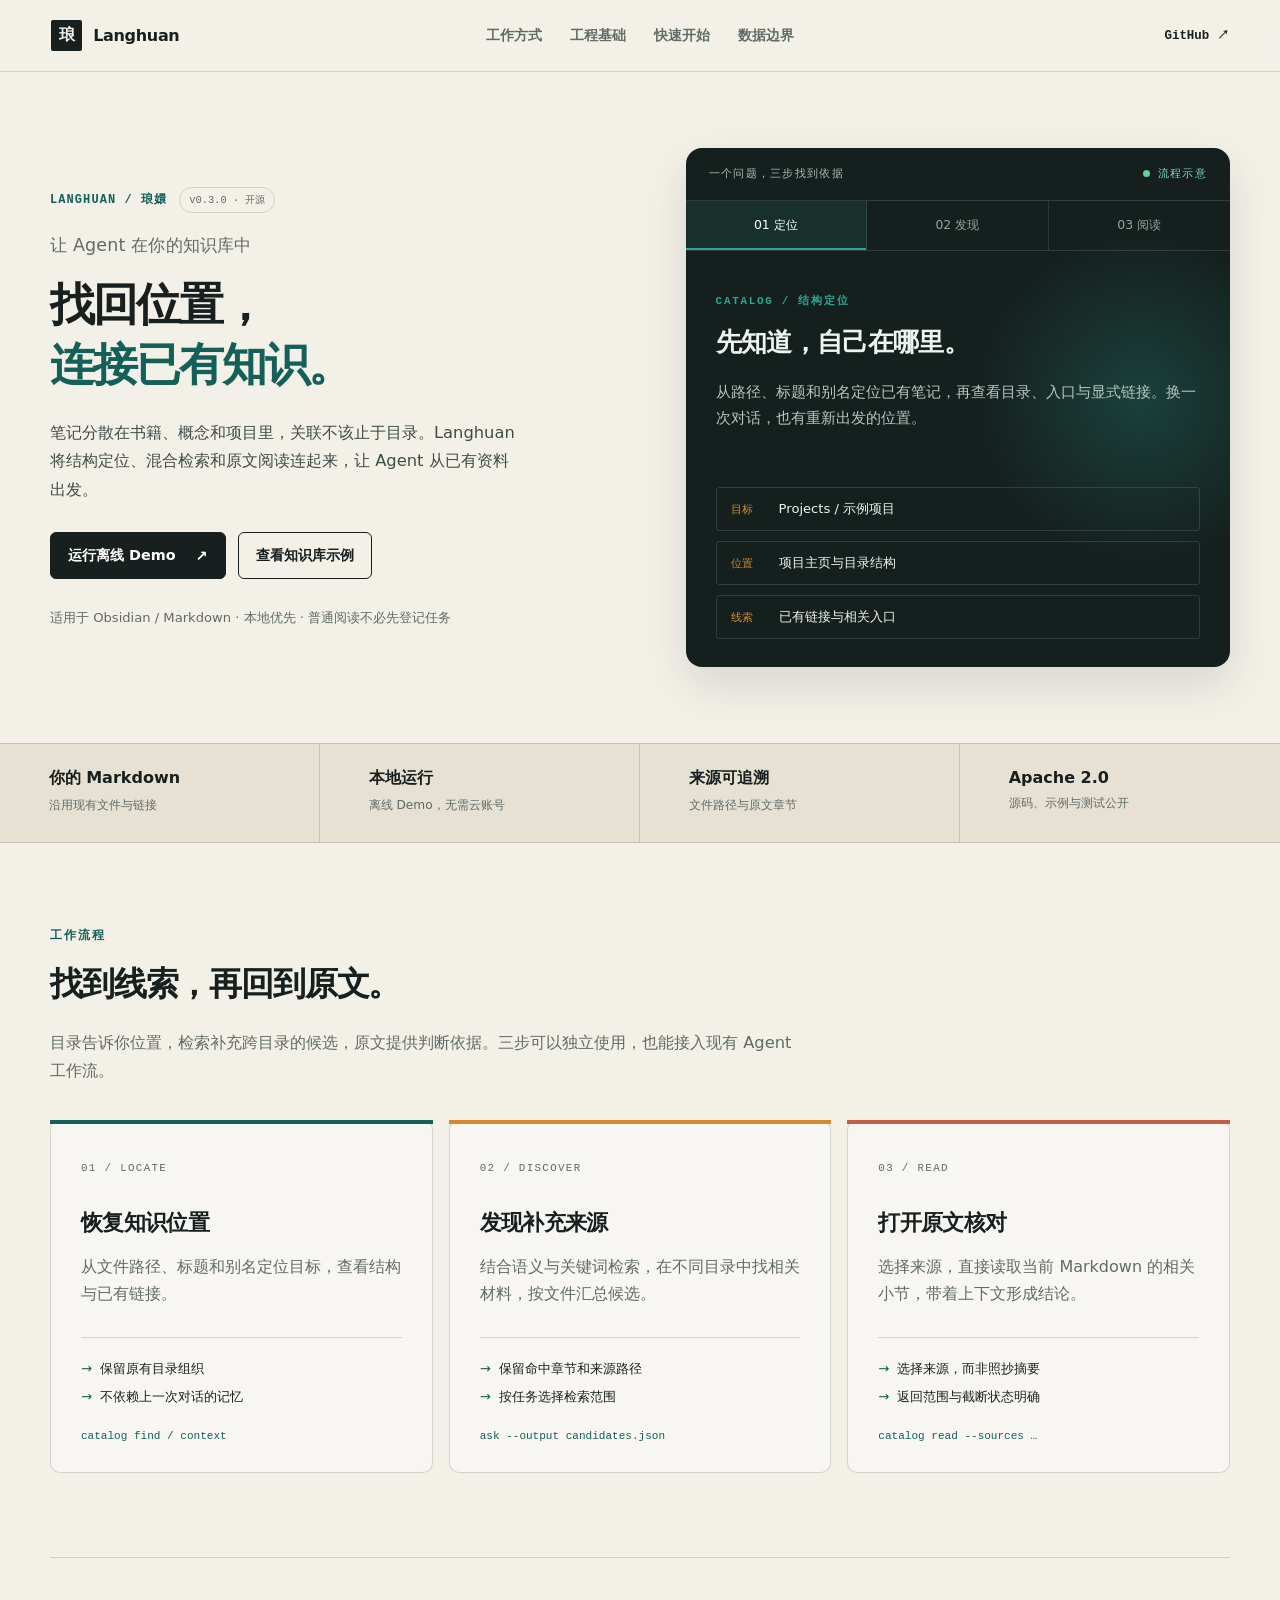
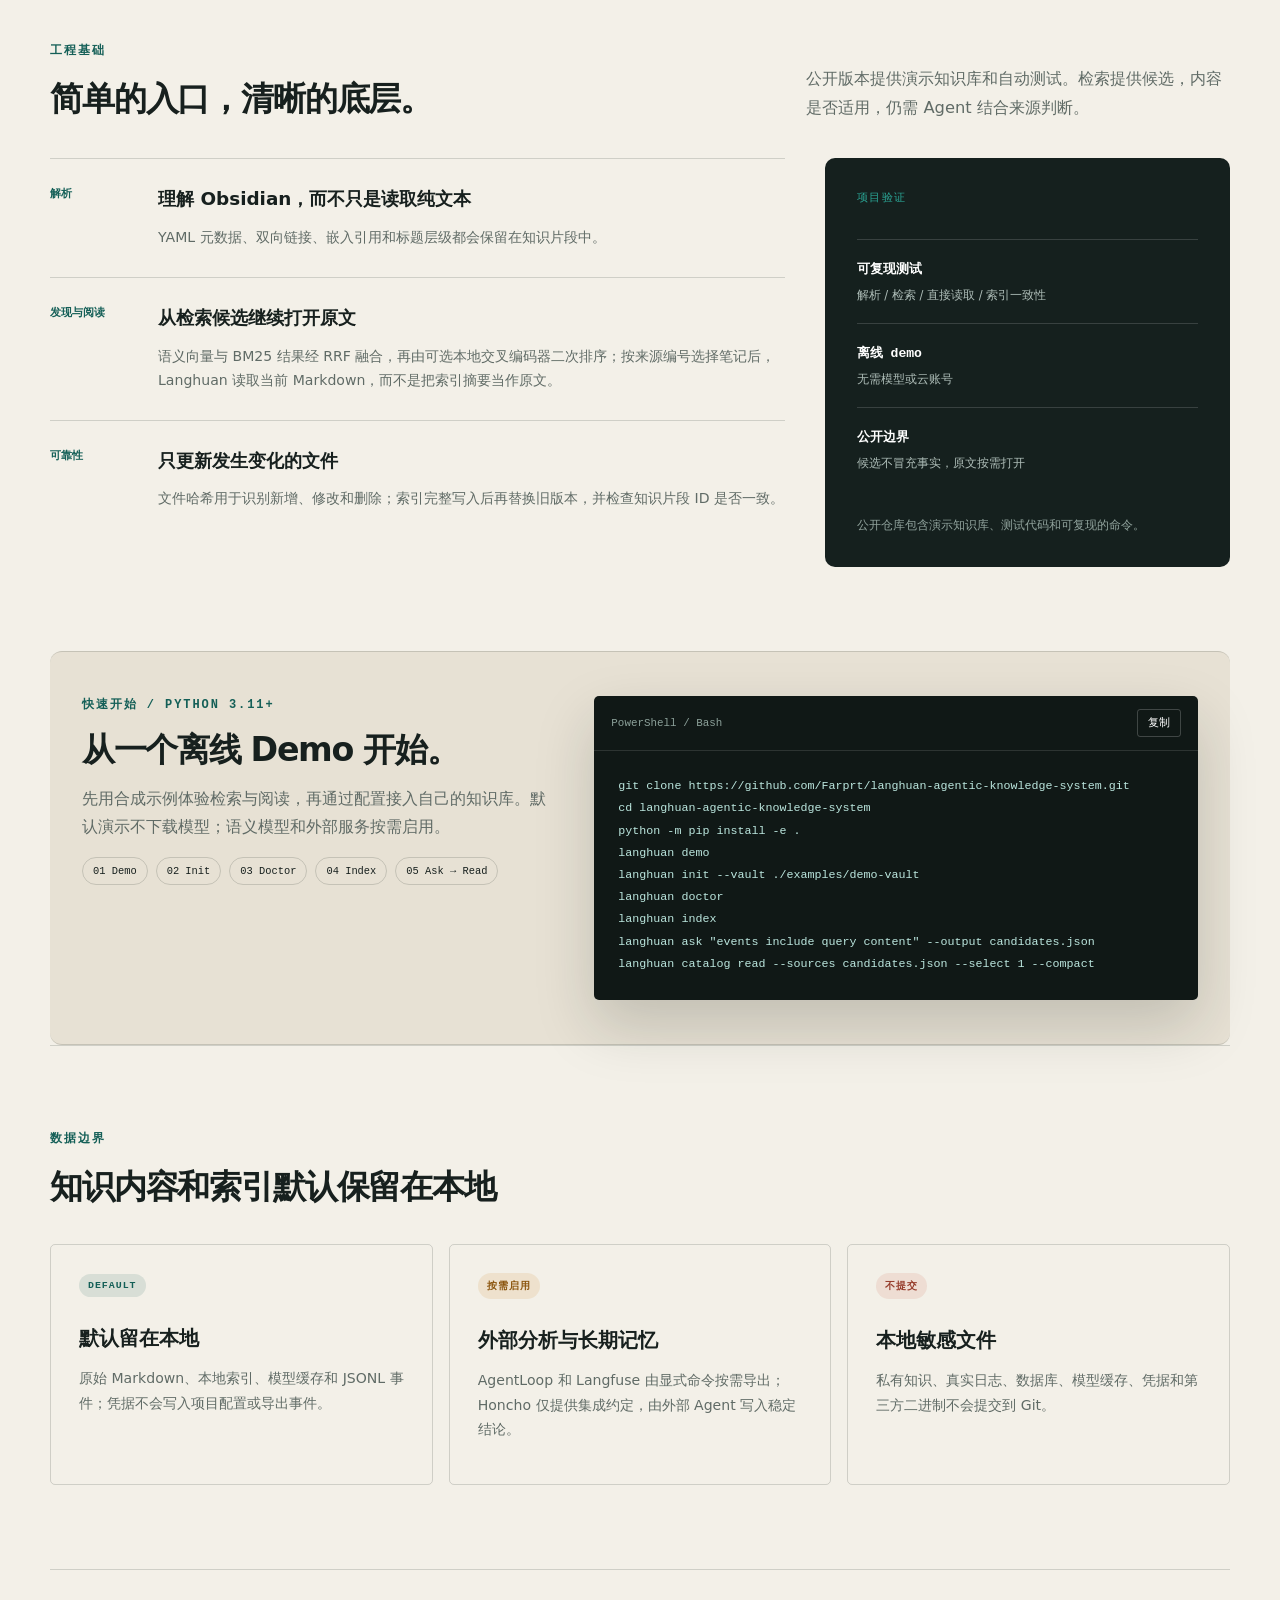
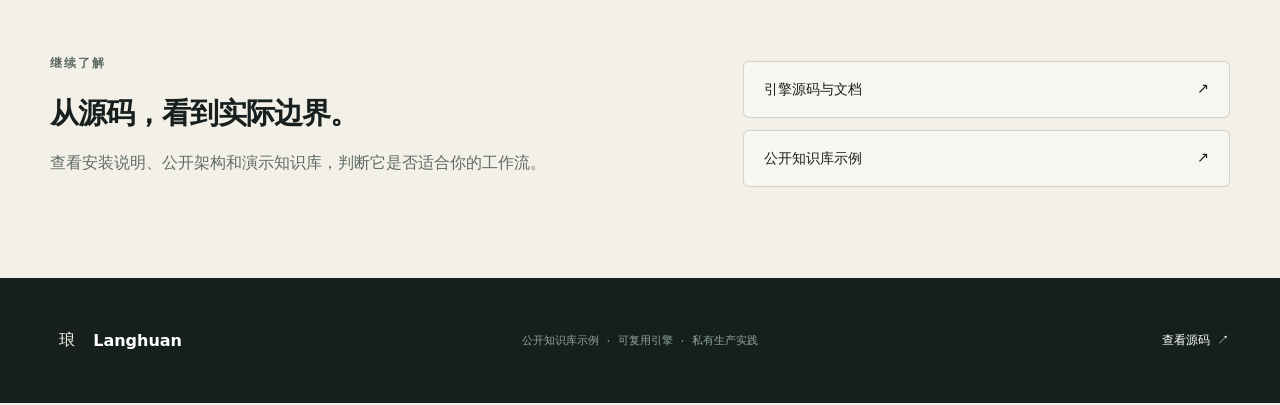
<file: index.html>
<!doctype html>
<html lang="zh-CN">
  <head>
    <meta charset="utf-8">
    <meta name="viewport" content="width=device-width, initial-scale=1">
    <title>Langhuan — Agentic Knowledge System</title>
    <meta name="description" content="面向 Obsidian / Markdown 知识库的本地优先跨目录发现、来源定位与按需阅读工具。">
    <meta property="og:title" content="Langhuan — Agentic Knowledge System">
    <meta property="og:description" content="Local-first knowledge discovery and source reading for Markdown vaults.">
    <meta property="og:type" content="website">
    <meta property="og:url" content="https://farprt.github.io/langhuan-agentic-knowledge-system/">
    <meta property="og:image" content="https://raw.githubusercontent.com/Farprt/langhuan-agentic-knowledge-system/main/showcase/public/og.png">
    <link rel="canonical" href="https://farprt.github.io/langhuan-agentic-knowledge-system/">
    <link rel="icon" href="public/favicon.svg" type="image/svg+xml">
    <link rel="stylesheet" href="styles.css">
    <script src="app.js" defer></script>
  </head>
  <body>
    <a class="skip-link" href="#main-content">跳到主要内容</a>
    <main id="main-content">
      <header class="site-header">
        <a class="brand" href="#top" aria-label="Langhuan 首页"><span class="brand-mark">琅</span><span>Langhuan</span></a>
        <nav aria-label="页面导航">
          <a href="#architecture">工作方式</a><a href="#evidence">工程基础</a><a href="#quickstart">快速开始</a><a href="#privacy">数据边界</a>
        </nav>
        <a class="header-link" href="https://github.com/Farprt/langhuan-agentic-knowledge-system">GitHub ↗</a>
      </header>

      <section class="hero section-shell" id="top">
        <div class="hero-copy">
          <p class="kicker">LANGHUAN / 琅嬛 <span class="release-badge">v0.3.0 · 开源</span></p>
          <h1><span class="hero-intro">让 Agent 在你的知识库中</span>找回位置，<br><span>连接已有知识。</span></h1>
          <p class="hero-lede">笔记分散在书籍、概念和项目里，关联不该止于目录。Langhuan 将结构定位、混合检索和原文阅读连起来，让 Agent 从已有资料出发。</p>
          <div class="hero-actions">
            <a class="button primary" href="#quickstart">运行离线 Demo <span aria-hidden="true">↗</span></a>
            <a class="button secondary" href="https://github.com/Farprt/Obsidian_Notes_Workspace">查看知识库示例</a>
          </div>
          <p class="hero-note">适用于 Obsidian / Markdown · 本地优先 · 普通阅读不必先登记任务</p>
        </div>

        <div class="flow-console">
          <div class="console-topline"><span>一个问题，三步找到依据</span><span class="status-dot">流程示意</span></div>
          <div class="flow-tabs" role="tablist" aria-label="选择流水线阶段">
            <button class="active" id="tab-task" role="tab" aria-selected="true" aria-controls="flow-panel" data-flow="task" tabindex="0" type="button">01 定位</button>
            <button id="tab-edit" role="tab" aria-selected="false" aria-controls="flow-panel" data-flow="edit" tabindex="-1" type="button">02 发现</button>
            <button id="tab-conclude" role="tab" aria-selected="false" aria-controls="flow-panel" data-flow="conclude" tabindex="-1" type="button">03 阅读</button>
          </div>
          <div class="flow-body" id="flow-panel" role="tabpanel" aria-labelledby="tab-task">
            <p class="flow-eyebrow" id="flow-eyebrow">CATALOG / 结构定位</p>
            <h2 id="flow-title">先知道，自己在哪里。</h2>
            <p id="flow-copy">从路径、标题和别名定位已有笔记，再查看目录、入口与显式链接。换一次对话，也有重新出发的位置。</p>
            <ol class="flow-steps" id="flow-steps">
              <li><span>目标</span>Projects / 示例项目</li><li><span>位置</span>项目主页与目录结构</li><li><span>线索</span>已有链接与相关入口</li>
            </ol>
          </div>
        </div>
      </section>

      <section class="proof-strip" aria-label="核心工程能力">
        <div><strong>你的 Markdown</strong><span>沿用现有文件与链接</span></div>
        <div><strong>本地运行</strong><span>离线 Demo，无需云账号</span></div>
        <div><strong>来源可追溯</strong><span>文件路径与原文章节</span></div>
        <div><strong>Apache 2.0</strong><span>源码、示例与测试公开</span></div>
      </section>

      <section class="section-shell section-block" id="architecture">
        <div class="section-heading"><p class="kicker">工作流程</p><h2>找到线索，再回到原文。</h2><p>目录告诉你位置，检索补充跨目录的候选，原文提供判断依据。三步可以独立使用，也能接入现有 Agent 工作流。</p></div>
        <div class="architecture-grid">
          <article class="architecture-card accent-a"><p class="card-index">01 / LOCATE</p><h3>恢复知识位置</h3><p>从文件路径、标题和别名定位目标，查看结构与已有链接。</p><ul><li>保留原有目录组织</li><li>不依赖上一次对话的记忆</li></ul><code>catalog find / context</code></article>
          <article class="architecture-card accent-b"><p class="card-index">02 / DISCOVER</p><h3>发现补充来源</h3><p>结合语义与关键词检索，在不同目录中找相关材料，按文件汇总候选。</p><ul><li>保留命中章节和来源路径</li><li>按任务选择检索范围</li></ul><code>ask --output candidates.json</code></article>
          <article class="architecture-card accent-c"><p class="card-index">03 / READ</p><h3>打开原文核对</h3><p>选择来源，直接读取当前 Markdown 的相关小节，带着上下文形成结论。</p><ul><li>选择来源，而非照抄摘要</li><li>返回范围与截断状态明确</li></ul><code>catalog read --sources …</code></article>
        </div>
      </section>

      <section class="section-shell section-block" id="evidence">
        <div class="section-heading split-heading"><div><p class="kicker">工程基础</p><h2>简单的入口，清晰的底层。</h2></div><p>公开版本提供演示知识库和自动测试。检索提供候选，内容是否适用，仍需 Agent 结合来源判断。</p></div>
        <div class="evidence-layout">
          <div class="capability-list">
            <article><span>解析</span><h3>理解 Obsidian，而不只是读取纯文本</h3><p>YAML 元数据、双向链接、嵌入引用和标题层级都会保留在知识片段中。</p></article>
            <article><span>发现与阅读</span><h3>从检索候选继续打开原文</h3><p>语义向量与 BM25 结果经 RRF 融合，再由可选本地交叉编码器二次排序；按来源编号选择笔记后，Langhuan 读取当前 Markdown，而不是把索引摘要当作原文。</p></article>
            <article><span>可靠性</span><h3>只更新发生变化的文件</h3><p>文件哈希用于识别新增、修改和删除；索引完整写入后再替换旧版本，并检查知识片段 ID 是否一致。</p></article>
          </div>
          <aside class="metrics-panel"><p class="panel-label">项目验证</p><div class="metric-placeholder"><strong>可复现测试</strong><span>解析 / 检索 / 直接读取 / 索引一致性</span></div><div class="metric-placeholder"><strong>离线 demo</strong><span>无需模型或云账号</span></div><div class="metric-placeholder"><strong>公开边界</strong><span>候选不冒充事实，原文按需打开</span></div><p class="metrics-note">公开仓库包含演示知识库、测试代码和可复现的命令。</p></aside>
        </div>
      </section>

      <section class="quickstart section-shell section-block" id="quickstart">
        <div class="quickstart-copy"><p class="kicker">快速开始 / PYTHON 3.11+</p>
          <h2>从一个离线 Demo 开始。</h2>
          <p>先用合成示例体验检索与阅读，再通过配置接入自己的知识库。默认演示不下载模型；语义模型和外部服务按需启用。</p>
          <div class="route-tags"><span>01 Demo</span><span>02 Init</span><span>03 Doctor</span><span>04 Index</span><span>05 Ask → Read</span></div></div>
          <div class="code-window"><div class="code-toolbar"><span>PowerShell / Bash</span><button id="copy-quickstart" type="button">复制</button></div><pre><code id="quickstart-code">git clone https://github.com/Farprt/langhuan-agentic-knowledge-system.git
cd langhuan-agentic-knowledge-system
python -m pip install -e .
langhuan demo
langhuan init --vault ./examples/demo-vault
langhuan doctor
langhuan index
langhuan ask "events include query content" --output candidates.json
langhuan catalog read --sources candidates.json --select 1 --compact</code></pre><p class="copy-status" id="copy-status" aria-live="polite"></p></div>
      </section>

      <section class="section-shell section-block" id="privacy">
        <div class="section-heading"><p class="kicker">数据边界</p><h2>知识内容和索引默认保留在本地</h2></div>
        <div class="boundary-grid">
          <article><span class="boundary-state local">DEFAULT</span><h3>默认留在本地</h3><p>原始 Markdown、本地索引、模型缓存和 JSONL 事件；凭据不会写入项目配置或导出事件。</p></article>
          <article><span class="boundary-state optional">按需启用</span><h3>外部分析与长期记忆</h3><p>AgentLoop 和 Langfuse 由显式命令按需导出；Honcho 仅提供集成约定，由外部 Agent 写入稳定结论。</p></article>
          <article><span class="boundary-state blocked">不提交</span><h3>本地敏感文件</h3><p>私有知识、真实日志、数据库、模型缓存、凭据和第三方二进制不会提交到 Git。</p></article>
        </div>
      </section>

      <section class="ownership section-shell section-block">
        <div><p class="kicker">继续了解</p><h2>从源码，看到实际边界。</h2><p>查看安装说明、公开架构和演示知识库，判断它是否适合你的工作流。</p></div>
        <div class="closing-links"><a href="https://github.com/Farprt/langhuan-agentic-knowledge-system">引擎源码与文档 <span aria-hidden="true">↗</span></a><a href="https://github.com/Farprt/Obsidian_Notes_Workspace">公开知识库示例 <span aria-hidden="true">↗</span></a></div>
      </section>

      <footer><div><span class="brand-mark">琅</span><strong>Langhuan</strong></div><p>公开知识库示例 · 可复用引擎 · 私有生产实践</p><a href="https://github.com/Farprt/langhuan-agentic-knowledge-system">查看源码 ↗</a></footer>
    </main>
  </body>
</html>
</file>
<file: styles.css>
:root {
  --paper: #f3f0e8;
  --paper-deep: #e7e1d4;
  --ink: #17201e;
  --muted: #606b66;
  --line: rgba(23, 32, 30, 0.16);
  --teal: #145f57;
  --teal-bright: #2ba797;
  --amber: #d18a31;
  --coral: #c45e48;
  --night: #15201e;
  --night-soft: #20302d;
}

* { box-sizing: border-box; }
html { scroll-behavior: smooth; }
body {
  margin: 0;
  background: var(--paper);
  color: var(--ink);
  font-family: Inter, ui-sans-serif, system-ui, -apple-system, "Segoe UI", "Microsoft YaHei", sans-serif;
}
a { color: inherit; text-decoration: none; }
button, a { -webkit-tap-highlight-color: transparent; }
button:focus-visible, a:focus-visible { outline: 2px solid var(--ink); outline-offset: 2px; box-shadow: 0 0 0 5px var(--amber); }
code, pre, .kicker, .card-index, .panel-label, .boundary-state { font-family: "Cascadia Code", "SFMono-Regular", Consolas, monospace; }

.skip-link { background: var(--ink); color: white; left: 14px; padding: 10px 14px; position: fixed; top: -60px; z-index: 100; }
.skip-link:focus { top: 14px; }

.section-shell { width: min(1180px, calc(100% - 48px)); margin-inline: auto; }
.section-block { padding-block: 84px; }
.kicker { margin: 0 0 18px; color: var(--teal); font-size: 0.75rem; font-weight: 800; letter-spacing: 0.16em; }
.site-header {
  align-items: center;
  backdrop-filter: blur(18px);
  background: rgba(243, 240, 232, 0.86);
  border-bottom: 1px solid var(--line);
  display: grid;
  grid-template-columns: 1fr auto 1fr;
  height: 72px;
  padding: 0 4vw;
  position: sticky;
  top: 0;
  z-index: 20;
}
.brand { align-items: center; display: inline-flex; font-weight: 850; gap: 11px; letter-spacing: -0.02em; }
.brand-mark { align-items: center; background: var(--ink); border-radius: 2px; color: var(--paper); display: inline-flex; font-family: Georgia, serif; font-size: 1rem; height: 31px; justify-content: center; width: 31px; }
.site-header nav { display: flex; gap: 28px; }
.site-header nav a { color: var(--muted); font-size: 0.86rem; font-weight: 650; }
.site-header nav a:hover { color: var(--ink); }
.header-link { justify-self: end; font-family: "Cascadia Code", monospace; font-size: 0.78rem; font-weight: 750; }

.hero { align-items: center; display: grid; gap: 64px; grid-template-columns: minmax(0, 1.05fr) minmax(0, 1fr); min-height: 620px; padding-block: 76px; }
.hero-copy h1 { font-size: clamp(2.3rem, 3.5vw, 3.35rem); font-weight: 720; letter-spacing: -0.045em; line-height: 1.34; margin: 0; max-width: 580px; text-wrap: balance; }
.hero-copy h1 span { color: var(--teal); display: block; }
.hero-lede { color: #3f4b47; font-size: 1.02rem; line-height: 1.75; margin: 24px 0 0; max-width: 470px; }
.hero-actions { display: flex; flex-wrap: wrap; gap: 12px; margin-top: 28px; }
.button { border: 1px solid var(--ink); border-radius: 6px; display: inline-flex; font-size: 0.9rem; font-weight: 750; padding: 13px 17px; gap: 20px; align-items: center; }
.button.primary { background: var(--ink); color: white; }
.button.primary:hover { background: var(--teal); border-color: var(--teal); }
.button.secondary:hover { background: rgba(255,255,255,.5); }
.hero-note { border-left: 0; color: var(--muted); font-size: 0.82rem; line-height: 1.6; margin: 28px 0 0; max-width: 620px; padding-left: 0; }

.flow-console { background: var(--night); border-radius: 16px; box-shadow: 0 18px 44px rgba(21, 32, 30, .12); color: #edf3f0; min-height: 440px; overflow: hidden; position: relative; }
.flow-console::before { background: radial-gradient(circle, rgba(43,167,151,.24), transparent 65%); content: ""; height: 360px; position: absolute; right: -90px; top: 70px; width: 360px; }
.console-topline { border-bottom: 1px solid rgba(255,255,255,.12); color: #aebdb8; display: flex; font-family: "Cascadia Code", monospace; font-size: .68rem; justify-content: space-between; letter-spacing: .12em; padding: 19px 23px; position: relative; }
.status-dot { color: #78d8c9; }
.status-dot::before { background: #62cf9d; border-radius: 50%; content: ""; display: inline-block; height: 7px; margin-right: 8px; width: 7px; }
.flow-tabs { border-bottom: 1px solid rgba(255,255,255,.12); display: grid; grid-template-columns: repeat(3, 1fr); position: relative; }
.flow-tabs button { background: transparent; border: 0; border-right: 1px solid rgba(255,255,255,.1); color: #93a59f; cursor: pointer; font: inherit; font-size: .78rem; padding: 16px 8px; }
.flow-tabs button:last-child { border-right: 0; }
.flow-tabs button.active { background: rgba(43,167,151,.12); color: white; box-shadow: inset 0 -2px var(--teal-bright); }
.flow-body { padding: 30px 30px 28px; position: relative; }
.flow-eyebrow { color: var(--teal-bright)!important; font-family: "Cascadia Code", monospace; font-size: .68rem!important; font-weight: 800; letter-spacing: .16em; }
.flow-body h2 { font-size: clamp(1.4rem, 2vw, 1.75rem); letter-spacing: -.025em; line-height: 1.45; margin: 13px 0 18px; max-width: 480px; }
.flow-body > p { color: #b6c5c0; font-size: .93rem; line-height: 1.75; max-width: 520px; }
.flow-steps { display: grid; gap: 10px; list-style: none; margin: 32px 0 0; padding: 0; }
.flow-steps li { align-items: center; border: 1px solid rgba(255,255,255,.12); border-radius: 3px; display: flex; font-family: "Cascadia Code", monospace; font-size: .72rem; gap: 16px; padding: 12px 14px; }
.flow-steps li span { color: var(--amber); }

.proof-strip { background: var(--paper-deep); border-block: 1px solid var(--line); display: grid; grid-template-columns: repeat(4, 1fr); }
.proof-strip div { border-right: 1px solid var(--line); display: flex; flex-direction: column; gap: 7px; min-height: 98px; padding: 24px 3.8vw; }
.proof-strip div:last-child { border-right: 0; }
.proof-strip strong { font-size: 1rem; }
.proof-strip span { color: var(--muted); font-size: .76rem; line-height: 1.5; }

.section-heading { max-width: 760px; }
.section-heading h2, .quickstart h2, .ownership h2 { font-size: clamp(1.8rem, 2.6vw, 2.5rem); letter-spacing: -.035em; line-height: 1.35; margin: 0; }
.section-heading > p:last-child { color: var(--muted); font-size: 1.02rem; line-height: 1.75; margin-top: 22px; }
.architecture-grid { display: grid; gap: 16px; grid-template-columns: repeat(3, 1fr); margin-top: 34px; }
.architecture-card { background: rgba(255,255,255,.42); border: 1px solid var(--line); border-radius: 10px; min-height: 310px; padding: 30px; position: relative; }
.architecture-card::before { background: var(--teal); content: ""; height: 4px; left: -1px; position: absolute; right: -1px; top: -1px; }
.architecture-card.accent-b::before { background: var(--amber); }
.architecture-card.accent-c::before { background: var(--coral); }
.card-index { color: var(--muted); font-size: .68rem; letter-spacing: .12em; }
.architecture-card h3 { font-size: 1.35rem; letter-spacing: -.03em; margin: 34px 0 14px; }
.architecture-card > p:not(.card-index) { color: var(--muted); line-height: 1.7; }
.architecture-card ul { border-top: 1px solid var(--line); display: grid; gap: 10px; list-style: none; margin: 30px 0 0; padding: 22px 0 0; }
.architecture-card li { font-size: .82rem; }
.architecture-card li::before { color: var(--teal); content: "→"; margin-right: 8px; }

.split-heading { align-items: end; display: grid; gap: 50px; grid-template-columns: 1fr .6fr; max-width: none; }
.split-heading > p { margin: 0!important; }
.evidence-layout { display: grid; gap: 40px; grid-template-columns: minmax(0, 1.45fr) minmax(0, .8fr); margin-top: 36px; }
.capability-list article { border-top: 1px solid var(--line); display: grid; gap: 14px 20px; grid-template-columns: 88px 1fr; padding: 27px 0; }
.capability-list article > span { color: var(--teal); font-family: "Cascadia Code", monospace; font-size: .7rem; font-weight: 800; text-transform: uppercase; }
.capability-list h3 { font-size: 1.15rem; line-height: 1.4; margin: 0; }
.capability-list p { grid-column: 2; color: var(--muted); font-size: .88rem; line-height: 1.7; margin: 0; }
.metrics-panel { background: var(--night); border-radius: 5px; color: white; padding: 32px; }
.panel-label { color: var(--teal-bright); font-size: .7rem; letter-spacing: .14em; margin: 0 0 34px; }
.metric-placeholder { border-top: 1px solid rgba(255,255,255,.15); display: flex; flex-direction: column; gap: 10px; padding: 20px 0; }
.metric-placeholder strong { font-family: "Cascadia Code", monospace; font-size: .82rem; }
.metric-placeholder span { color: #aebdb8; font-size: .72rem; }
.metrics-note { color: #91a39d; font-size: .72rem; line-height: 1.65; margin: 25px 0 0; }

.quickstart { align-items: start; background: var(--paper-deep); border-block: 1px solid var(--line); display: grid; gap: min(7vw, 48px); grid-template-columns: minmax(0, 1fr) minmax(0, 1.3fr); max-width: none; width: min(1180px, calc(100% - 48px)); margin-inline: auto; padding-inline: 24px; }
.quickstart h2 { font-size: clamp(1.8rem, 2.6vw, 2.5rem); letter-spacing: -.04em; line-height: 1.15; }
.quickstart-copy > p:not(.kicker) { color: var(--muted); line-height: 1.75; margin-bottom: 0; }
.route-tags { display: flex; flex-wrap: wrap; gap: 8px; margin-top: 16px; }
.route-tags span { border: 1px solid var(--line); border-radius: 99px; font-family: "Cascadia Code", monospace; font-size: .65rem; padding: 7px 10px; }
.code-window { align-self: stretch; background: #101816; border-radius: 5px; box-shadow: 0 25px 60px rgba(21,32,30,.18); color: #e7f0ed; display: flex; flex-direction: column; overflow: hidden; min-width: 0; }
.code-toolbar { align-items: center; border-bottom: 1px solid rgba(255,255,255,.12); color: #8ca19a; display: flex; font-family: "Cascadia Code", monospace; font-size: .68rem; justify-content: space-between; padding: 13px 17px; flex-shrink: 0; }
.code-toolbar button { background: transparent; border: 1px solid rgba(255,255,255,.2); border-radius: 3px; color: white; cursor: pointer; font: inherit; padding: 6px 10px; }
.code-window pre { flex: 1; margin: 0; overflow-x: auto; padding: 28px; min-height: 0; }
.code-window code { color: #bce7df; font-size: .78rem; line-height: 1.9; }
.copy-status { height: 1px; margin: 0; overflow: hidden; width: 1px; }

.boundary-grid { display: grid; gap: 16px; grid-template-columns: repeat(3, 1fr); margin-top: 34px; }
.boundary-grid article { border: 1px solid var(--line); border-radius: 5px; min-height: 235px; padding: 28px; }
.boundary-state { border-radius: 99px; display: inline-block; font-size: .62rem; font-weight: 900; letter-spacing: .1em; padding: 6px 9px; }
.boundary-state.local { background: rgba(20,95,87,.12); color: var(--teal); }
.boundary-state.optional { background: rgba(209,138,49,.15); color: #8c560f; }
.boundary-state.blocked { background: rgba(196,94,72,.13); color: #963c2b; }
.boundary-grid h3 { font-size: 1.25rem; margin: 28px 0 13px; }
.boundary-grid p { color: var(--muted); font-size: .88rem; line-height: 1.75; }

.ownership { align-items: start; border-top: 1px solid var(--line); display: grid; gap: 60px; grid-template-columns: .85fr 1.15fr; }
.ownership-columns { display: grid; gap: 16px; grid-template-columns: 1fr 1fr; }
.ownership-columns div { background: rgba(255,255,255,.42); border: 1px solid var(--line); padding: 28px; }
.ownership-columns span { color: var(--teal); font-family: "Cascadia Code", monospace; font-size: .68rem; font-weight: 850; letter-spacing: .12em; }
.ownership-columns p { color: var(--muted); line-height: 1.8; margin: 34px 0 0; }
footer { align-items: center; background: var(--night); color: white; display: grid; gap: 25px; grid-template-columns: 1fr auto 1fr; padding: 45px 4vw; }
footer div { align-items: center; display: flex; gap: 11px; }
footer p { color: #91a39d; font-family: "Cascadia Code", monospace; font-size: .66rem; }
footer > a { font-family: "Cascadia Code", monospace; font-size: .72rem; justify-self: end; }

@media (max-width: 960px) {
  .site-header { grid-template-columns: 1fr auto; }
  .site-header nav { display: none; }
  .hero { grid-template-columns: 1fr; }
  .hero-copy { padding-top: 0; }
  .hero { gap: 36px; min-height: auto; }
  .hero-lede { max-width: 620px; }
  .flow-console { max-width: 640px; width: 100%; }
  .proof-strip { grid-template-columns: 1fr 1fr; }
  .proof-strip div:nth-child(2) { border-right: 0; }
  .architecture-grid, .boundary-grid { grid-template-columns: 1fr; }
  .architecture-card { min-height: auto; }
  .split-heading, .evidence-layout, .quickstart, .ownership { grid-template-columns: 1fr; }
  .capability-list article { grid-template-columns: 85px 1fr; }
  .capability-list article p { grid-column: 2; }
  footer { grid-template-columns: 1fr; }
  footer > a, footer p { justify-self: start; }
}

@media (max-width: 620px) {
  .section-shell { width: min(100% - 28px, 1180px); }
  .section-block { padding-block: 56px; }
  .site-header { height: 62px; padding-inline: 14px; }
  .hero { min-height: auto; padding-block: 44px; }
  .hero-copy h1 { font-size: clamp(2rem, 8.4vw, 2.7rem); }
  .hero-actions { align-items: stretch; flex-direction: column; }
  .button { justify-content: center; }
  .flow-console { min-height: 0; }
  .flow-body { padding: 38px 24px 28px; }
  .proof-strip { grid-template-columns: 1fr; }
  .proof-strip div { border-bottom: 1px solid var(--line); border-right: 0; min-height: 95px; }
  .section-heading h2, .quickstart h2, .ownership h2 { font-size: 1.8rem; }
  .capability-list article { grid-template-columns: 1fr; gap: 10px; }
  .capability-list article p { grid-column: auto; }
  .quickstart { padding-inline: 14px; }
  .ownership-columns { grid-template-columns: 1fr; }
  .metric-placeholder { align-items: flex-start; flex-direction: column; gap: 7px; }
}

@media (prefers-reduced-motion: reduce) {
  html { scroll-behavior: auto; }
  * { transition: none!important; }
}

/* Shared reading rhythm and balanced Chinese typography. */
section[id] { scroll-margin-top: 94px; }
.hero-copy h1 .hero-intro { color: var(--muted); font-size: .39em; letter-spacing: .01em; line-height: 1.7; font-weight: 500; margin-bottom: 14px; }
.hero-copy .kicker { display: flex; align-items: center; flex-wrap: wrap; gap: 12px; letter-spacing: .09em; }
.release-badge { border: 1px solid var(--line); border-radius: 99px; padding: 5px 9px; color: var(--muted); font-size: .65rem; font-weight: 500; letter-spacing: 0; }
.hero-copy, .flow-console, .architecture-card, .metrics-panel, .quickstart-copy { min-width: 0; }
.flow-steps li { font-family: inherit; font-size: .82rem; min-height: 43px; }
.flow-steps li span { flex: 0 0 32px; font-size: .7rem; }
.flow-body > p { min-height: 76px; }
.flow-body > .flow-eyebrow { min-height: 0; }
.architecture-card > code { color: var(--teal); display: block; font-size: .69rem; margin-top: 24px; overflow-wrap: anywhere; }
.section-block + .section-block:not(.quickstart) { border-top: 1px solid var(--line); }
.quickstart { border-radius: 12px; padding-block: 44px; padding-inline: 32px; }
.code-window pre { padding: 24px; }
.code-window code { font-size: .73rem; }
.metrics-panel { align-self: start; border-radius: 10px; }
.ownership { grid-template-columns: 1.3fr 1fr; align-items: center; }
.ownership h2 { font-size: clamp(1.6rem, 2.3vw, 2.1rem); }
.ownership p { color: var(--muted); line-height: 1.8; max-width: 540px; }
.closing-links { display: grid; gap: 12px; }
.closing-links a { display: flex; justify-content: space-between; gap: 16px; padding: 18px 20px; border: 1px solid var(--line); border-radius: 6px; background: rgba(255,255,255,.4); font-size: .9rem; }
.closing-links a:hover { border-color: var(--teal); color: var(--teal); }
@media (min-width: 961px) and (max-width: 1100px) { .hero { gap: 32px; } .hero-actions { gap: 8px; } .button { font-size: .8rem; padding-inline: 12px; } }
@media (max-width: 960px) { .ownership { grid-template-columns: 1fr; gap: 24px; } .flow-console { max-width: none; } }
@media (max-width: 620px) { .hero-copy h1 .hero-intro { font-size: .43em; } .quickstart { padding: 32px 16px; } .flow-body { padding: 26px 22px; } .architecture-card { padding: 25px; } .proof-strip { grid-template-columns: 1fr 1fr; } .proof-strip div { padding: 20px 16px; } .proof-strip strong { font-size: .88rem; } .flow-steps li { font-size: .76rem; } }
</file>
